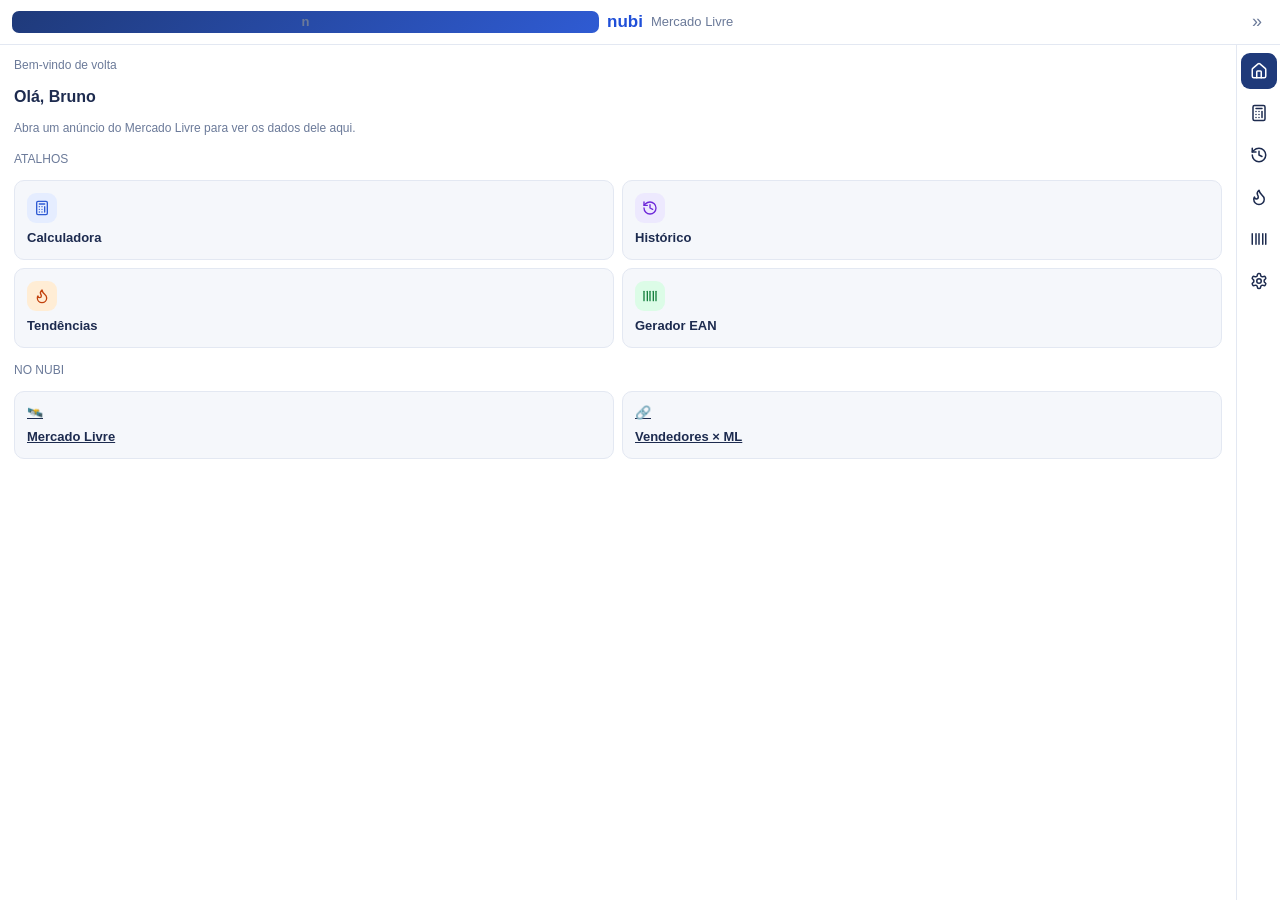
<file: nubi/public/extensao/nubi-ml/painel.html>
<!doctype html>
<html lang="pt-BR">
<head>
<meta charset="utf-8">
<meta name="viewport" content="width=device-width, initial-scale=1">
<title>nubi · painel</title>
<link rel="stylesheet" href="painel.css">
</head>
<body>
<div class="pn">
  <header class="pn-cab"><span class="pn-logo">n</span><b>nubi</b><span>Mercado Livre</span><button id="pn-fechar" title="Fechar">»</button></header>
  <main id="pn-corpo"></main>
  <nav class="pn-trilho" id="pn-trilho">
    <button data-aba="inicio" title="Início">🏠</button>
    <button data-aba="calc" title="Calculadora">🧮</button>
    <button data-aba="hist" title="Histórico">🕘</button>
    <button data-aba="tend" title="Tendências">🔥</button>
    <button data-aba="ean" title="Gerador EAN">▦</button>
    <button data-aba="ajustes" title="Ajustes">⚙</button>
  </nav>
</div>
<script src="icones.js"></script>
<script src="painel.js"></script>
</body>
</html>
</file>
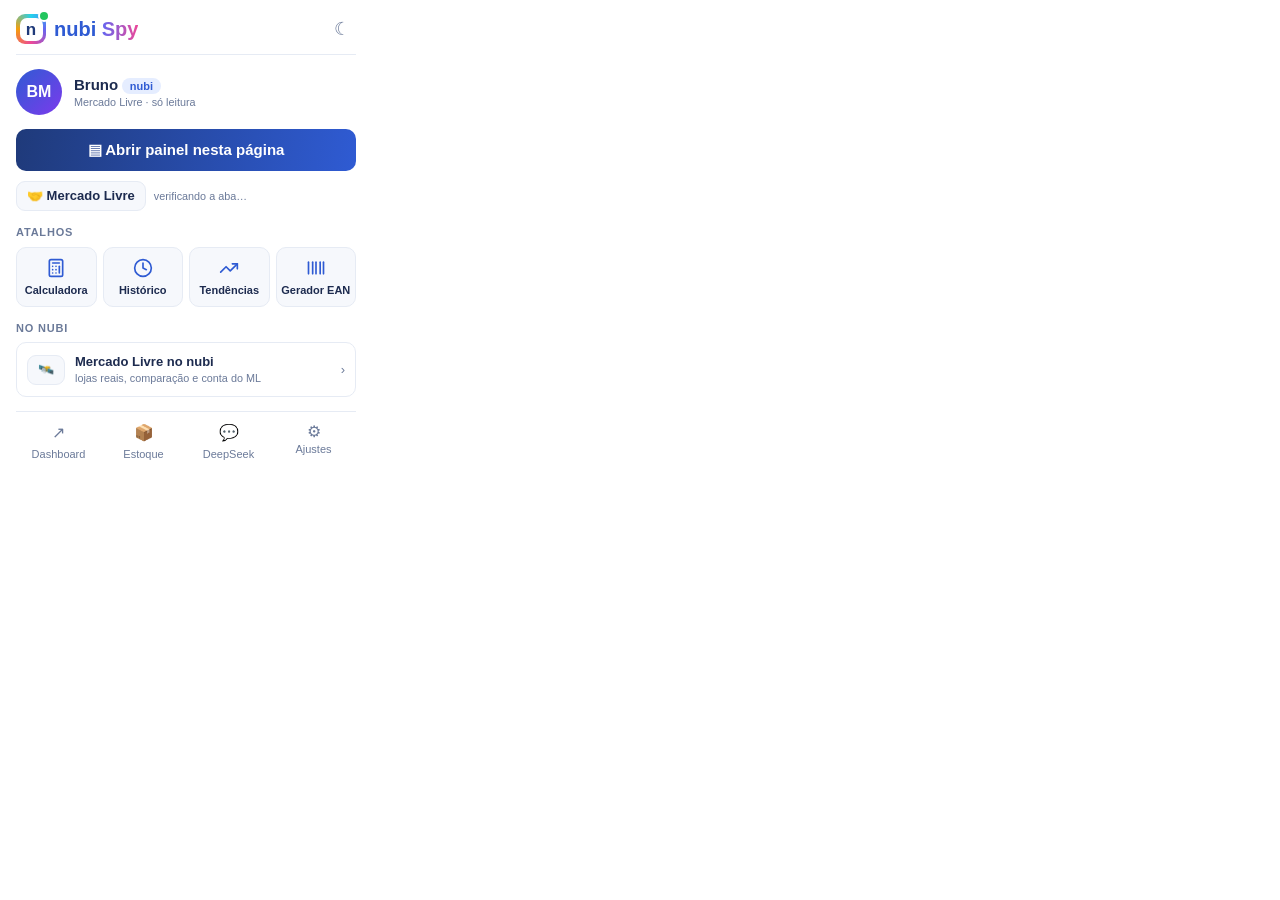
<file: nubi/public/extensao/nubi-ml/popup.html>
<!doctype html>
<html lang="pt-BR"><head><meta charset="utf-8"><title>nubi</title><link rel="stylesheet" href="popup.css"></head>
<body>
  <header><span class="logo"><i>n</i></span><b>nubi <span>Spy</span></b><button id="tema" title="Tema escuro">☾</button></header>
  <div id="aviso" class="aviso" hidden></div>
  <section class="perfil"><span class="avatar">BM</span><div><b id="nome">Bruno</b> <em>nubi</em><small>Mercado Livre · só leitura</small></div></section>
  <button id="abrir" class="grande">▤ Abrir painel nesta página</button>
  <div class="status"><span class="chip">🤝 Mercado Livre</span><small id="estado">verificando a aba…</small></div>
  <h6>ATALHOS</h6>
  <div class="atalhos">
    <button data-aba="calc"><i data-ic="calc"></i>Calculadora</button>
    <button data-aba="hist"><i data-ic="relogio"></i>Histórico</button>
    <button data-aba="tend"><i data-ic="subindo"></i>Tendências</button>
    <button data-aba="ean"><i data-ic="codigo"></i>Gerador EAN</button>
  </div>
  <h6>NO NUBI</h6>
  <a class="conta" href="https://nubi-explorador.vercel.app/#/ml" target="_blank"><span class="chip">🛰️</span><div><b>Mercado Livre no nubi</b><small>lojas reais, comparação e conta do ML</small></div><em>›</em></a>
  <footer>
    <a href="https://nubi-explorador.vercel.app/#/" target="_blank">↗<small>Dashboard</small></a>
    <a href="https://nubi-explorador.vercel.app/#/estoque" target="_blank">📦<small>Estoque</small></a>
    <a href="https://nubi-explorador.vercel.app/#/estoque/compras?chat=1" target="_blank">💬<small>DeepSeek</small></a>
    <button data-aba="ajustes">⚙<small>Ajustes</small></button>
  </footer>
  <script src="icones.js"></script><script src="popup.js"></script>
</body></html>
</file>
<file: nubi/public/extensao/nubi-ml/painel.css>
:root{--fundo:#fff;--fundo2:#f5f7fb;--linha:#e3e8f2;--txt:#1d2b4f;--fraco:#6b7a99;--azul:#1f3a7a;--azul2:#1f4fd8;--verde:#0f7b4a;
  --verde2:#e8f7ef;--verm:#b42318;--laranja:#c2410c}
@media (prefers-color-scheme:dark){:root{--fundo:#141a26;--fundo2:#1c2433;--linha:#2a3448;--txt:#e6ebf5;--fraco:#95a2bd;--azul:#3b5bb5;
  --azul2:#8fb0ff;--verde:#4ade80;--verde2:#123524;--verm:#f87171;--laranja:#fb923c}}
*{box-sizing:border-box}
html,body{margin:0;height:100%;background:var(--fundo);color:var(--txt);font:13px/1.4 -apple-system,Segoe UI,Roboto,sans-serif}
.pn{display:grid;grid-template-columns:1fr 44px;grid-template-rows:auto 1fr;height:100%}
.pn-cab{grid-column:1/3;display:flex;align-items:center;gap:8px;padding:10px 12px;border-bottom:1px solid var(--linha)}
.pn-cab b{font-size:17px;color:var(--azul2)}.pn-cab span{color:var(--fraco);flex:1}
.pn-cab button{border:0;background:none;color:var(--fraco);font-size:18px;cursor:pointer}
main{overflow:auto;padding:12px 14px 24px}
.pn-trilho{display:flex;flex-direction:column;gap:6px;padding:8px 4px;border-left:1px solid var(--linha)}
.pn-trilho button{width:36px;height:36px;border:0;border-radius:9px;background:none;font-size:16px;cursor:pointer;color:var(--txt)}
.pn-trilho button.on{background:var(--azul);color:#fff}
h2{font-size:16px;margin:0 0 2px}.sub{color:var(--fraco);font-size:12px;margin:0 0 12px}
.cartao{border:1px solid var(--linha);border-radius:10px;padding:10px 12px;background:var(--fundo2);margin-bottom:10px}
.grade{display:grid;grid-template-columns:1fr 1fr;gap:8px}
.atalho{border:1px solid var(--linha);border-radius:10px;padding:12px;background:var(--fundo2);cursor:pointer;text-align:left;color:var(--txt);font:inherit}
.atalho b{display:block;margin-top:6px}.atalho:hover{border-color:var(--azul2)}
label{display:block;font-size:12px;color:var(--fraco);margin:10px 0 4px}
input,select{width:100%;padding:8px 10px;border:1px solid var(--linha);border-radius:8px;background:var(--fundo);color:var(--txt);font:inherit}
.tipos{display:grid;grid-template-columns:1fr 1fr;gap:8px}
.tipos button{padding:8px;border:1px solid var(--linha);border-radius:8px;background:var(--fundo);color:var(--txt);cursor:pointer;font:inherit}
.tipos button.on{background:var(--azul);border-color:var(--azul);color:#fff}
.tipos small{display:block;opacity:.8}
.chave{display:flex;align-items:center;justify-content:space-between;gap:10px;border:1px solid var(--linha);border-radius:8px;padding:8px 10px;margin-top:8px}
.chave small{display:block;color:var(--fraco)}
.lucro{border:1px solid var(--verde);background:var(--verde2);border-radius:10px;padding:10px 12px;margin-top:12px}
.lucro.neg{border-color:var(--verm)}.lucro .v{font-size:26px;font-weight:800;color:var(--verde)}.lucro.neg .v{color:var(--verm)}
.duas{display:grid;grid-template-columns:1fr 1fr;gap:8px;margin-top:8px}
.duas div{background:var(--fundo);border-radius:8px;padding:6px;text-align:center}.duas small{display:block;color:var(--fraco);font-size:10px}
.linha{display:flex;justify-content:space-between;padding:6px 0;border-bottom:1px solid var(--linha)}
.bt{display:inline-block;padding:8px 12px;border:0;border-radius:8px;background:var(--azul);color:#fff;font:inherit;font-weight:600;cursor:pointer;text-decoration:none}
.bt.cheio{display:block;width:100%;margin-top:12px;text-align:center}.bt:disabled{opacity:.5;cursor:default}
.bt.leve{background:var(--fundo2);color:var(--txt);border:1px solid var(--linha)}
.fraco{color:var(--fraco);font-size:12px}
.item{display:flex;gap:10px;align-items:center;border:1px solid var(--linha);border-radius:10px;padding:8px;margin-bottom:8px}
.item img,.item .sem{width:42px;height:42px;border-radius:6px;object-fit:cover;background:var(--fundo2);flex:none}
.item .meio{flex:1;min-width:0}.item .meio b{display:block;white-space:nowrap;overflow:hidden;text-overflow:ellipsis}
.item .dir{text-align:right}.item .dir b{color:var(--verde)}.item .dir b.neg{color:var(--verm)}
.mini{border:0;background:none;cursor:pointer;color:var(--fraco);font-size:13px;padding:2px 4px}
.termo{display:flex;align-items:center;gap:8px;border:1px solid var(--linha);border-radius:8px;padding:7px 10px;margin-bottom:6px}
.termo .n{color:var(--laranja);font-weight:700;width:22px}.termo a{flex:1;color:var(--txt);text-decoration:none;font-weight:600}
.ean{font-family:ui-monospace,Menlo,monospace;font-size:15px;letter-spacing:1px}
.ok{color:var(--verde)}.erro{color:var(--verm)}
.pn-logo{width:22px;height:22px;border-radius:7px;background:linear-gradient(135deg,#1f3a7a,#2f5bd3);color:#fff;display:grid;place-items:center;font-weight:800}
.pn-trilho button{display:grid;place-items:center}
.atalho .bola{display:grid;place-items:center;width:30px;height:30px;border-radius:9px;font-style:normal}
.bola.az{background:#e5edff;color:#2f5bd3}.bola.rx{background:#ede9fe;color:#6d28d9}.bola.lj{background:#ffedd5;color:#c2410c}.bola.vd{background:#dcfce7;color:#15803d}
.nubi-ic{display:inline-block;vertical-align:-2px}
</file>
<file: nubi/public/extensao/nubi-ml/popup.css>
body{--az:#1f3a7a;--az2:#2f5bd3;--tx:#1d2b4f;--fr:#6b7a99;--ln:#e6ebf4;--fd:#f6f8fc;--bg:#fff;width:340px;margin:0;padding:14px 16px;
  font:13px/1.4 -apple-system,"Segoe UI",Roboto,sans-serif;color:var(--tx);background:var(--bg)}
body.escuro{--tx:#e6ebf4;--fr:#9aa7c2;--ln:#2a3553;--fd:#18213a;--bg:#0f172a}
header{display:flex;align-items:center;gap:8px;padding-bottom:10px;border-bottom:1px solid var(--ln)}
header b{flex:1;font-size:20px;font-weight:800;color:var(--az2)}header b span{background:linear-gradient(90deg,#6366f1,#ec4899);-webkit-background-clip:text;background-clip:text;color:transparent}
header button{border:0;background:none;font-size:18px;color:var(--fr);cursor:pointer}
.logo{position:relative;width:30px;height:30px;border-radius:9px;display:grid;place-items:center;background:conic-gradient(from 0deg,#22d3ee,#6366f1,#ec4899,#f59e0b,#22d3ee);animation:gira 6s linear infinite}
.logo i{display:grid;place-items:center;width:23px;height:23px;border-radius:7px;background:#fff;color:#1f3a7a;font:900 17px/1 -apple-system,sans-serif;font-style:normal;animation:gira 6s linear infinite reverse}
.logo::after{content:"";position:absolute;top:-2px;right:-2px;width:8px;height:8px;border-radius:50%;background:#22c55e;box-shadow:0 0 0 2px #fff;animation:pulso 1.6s ease-in-out infinite}
@keyframes gira{to{transform:rotate(360deg)}}@keyframes pulso{50%{transform:scale(1.35);opacity:.6}}
.aviso{margin-top:10px;padding:10px 12px;border-radius:10px;background:linear-gradient(100deg,var(--az),var(--az2));color:#fff;font-weight:600}
.perfil{display:flex;align-items:center;gap:12px;margin:14px 0}
.avatar{display:grid;place-items:center;width:46px;height:46px;border-radius:50%;background:linear-gradient(135deg,var(--az2),#7c3aed);color:#fff;font-weight:800;font-size:16px}
.perfil b{font-size:15px}.perfil em{font-style:normal;font-size:11px;font-weight:700;padding:2px 8px;border-radius:10px;background:#e5edff;color:var(--az2)}
.perfil small{display:block;color:var(--fr)}
.grande{width:100%;padding:12px;border:0;border-radius:10px;background:linear-gradient(100deg,var(--az),var(--az2));color:#fff;font-size:15px;font-weight:700;cursor:pointer}
.grande:disabled{opacity:.5;cursor:default}
.status{display:flex;align-items:center;gap:8px;margin:10px 0 4px}.status small{color:var(--fr)}
.chip{display:inline-flex;align-items:center;gap:4px;padding:5px 10px;border:1px solid var(--ln);border-radius:9px;font-weight:600;background:var(--fd)}
h6{margin:14px 0 6px;font-size:11px;letter-spacing:.8px;color:var(--fr)}
.atalhos{display:grid;grid-template-columns:repeat(4,1fr);gap:6px}
.atalhos button{display:flex;flex-direction:column;align-items:center;gap:4px;padding:10px 2px;border:1px solid var(--ln);border-radius:10px;background:var(--fd);color:var(--tx);font-size:11px;font-weight:600;cursor:pointer}
.atalhos button i{color:var(--az2)}.atalhos button:hover{border-color:var(--az2)}
.conta{display:flex;align-items:center;gap:10px;padding:10px;border:1px solid var(--ln);border-radius:10px;color:var(--tx);text-decoration:none}
.conta div{flex:1}.conta small{display:block;color:var(--fr)}.conta em{font-style:normal;color:var(--fr)}
footer{display:grid;grid-template-columns:repeat(4,1fr);margin-top:14px;padding-top:10px;border-top:1px solid var(--ln)}
footer a,footer button{font-family:inherit;padding:0;display:flex;flex-direction:column;align-items:center;gap:2px;border:0;background:none;color:var(--fr);text-decoration:none;font-size:16px;cursor:pointer}
footer small{font-size:11px}
@media (prefers-reduced-motion:reduce){.logo,.logo i,.logo::after{animation:none}}
</file>
